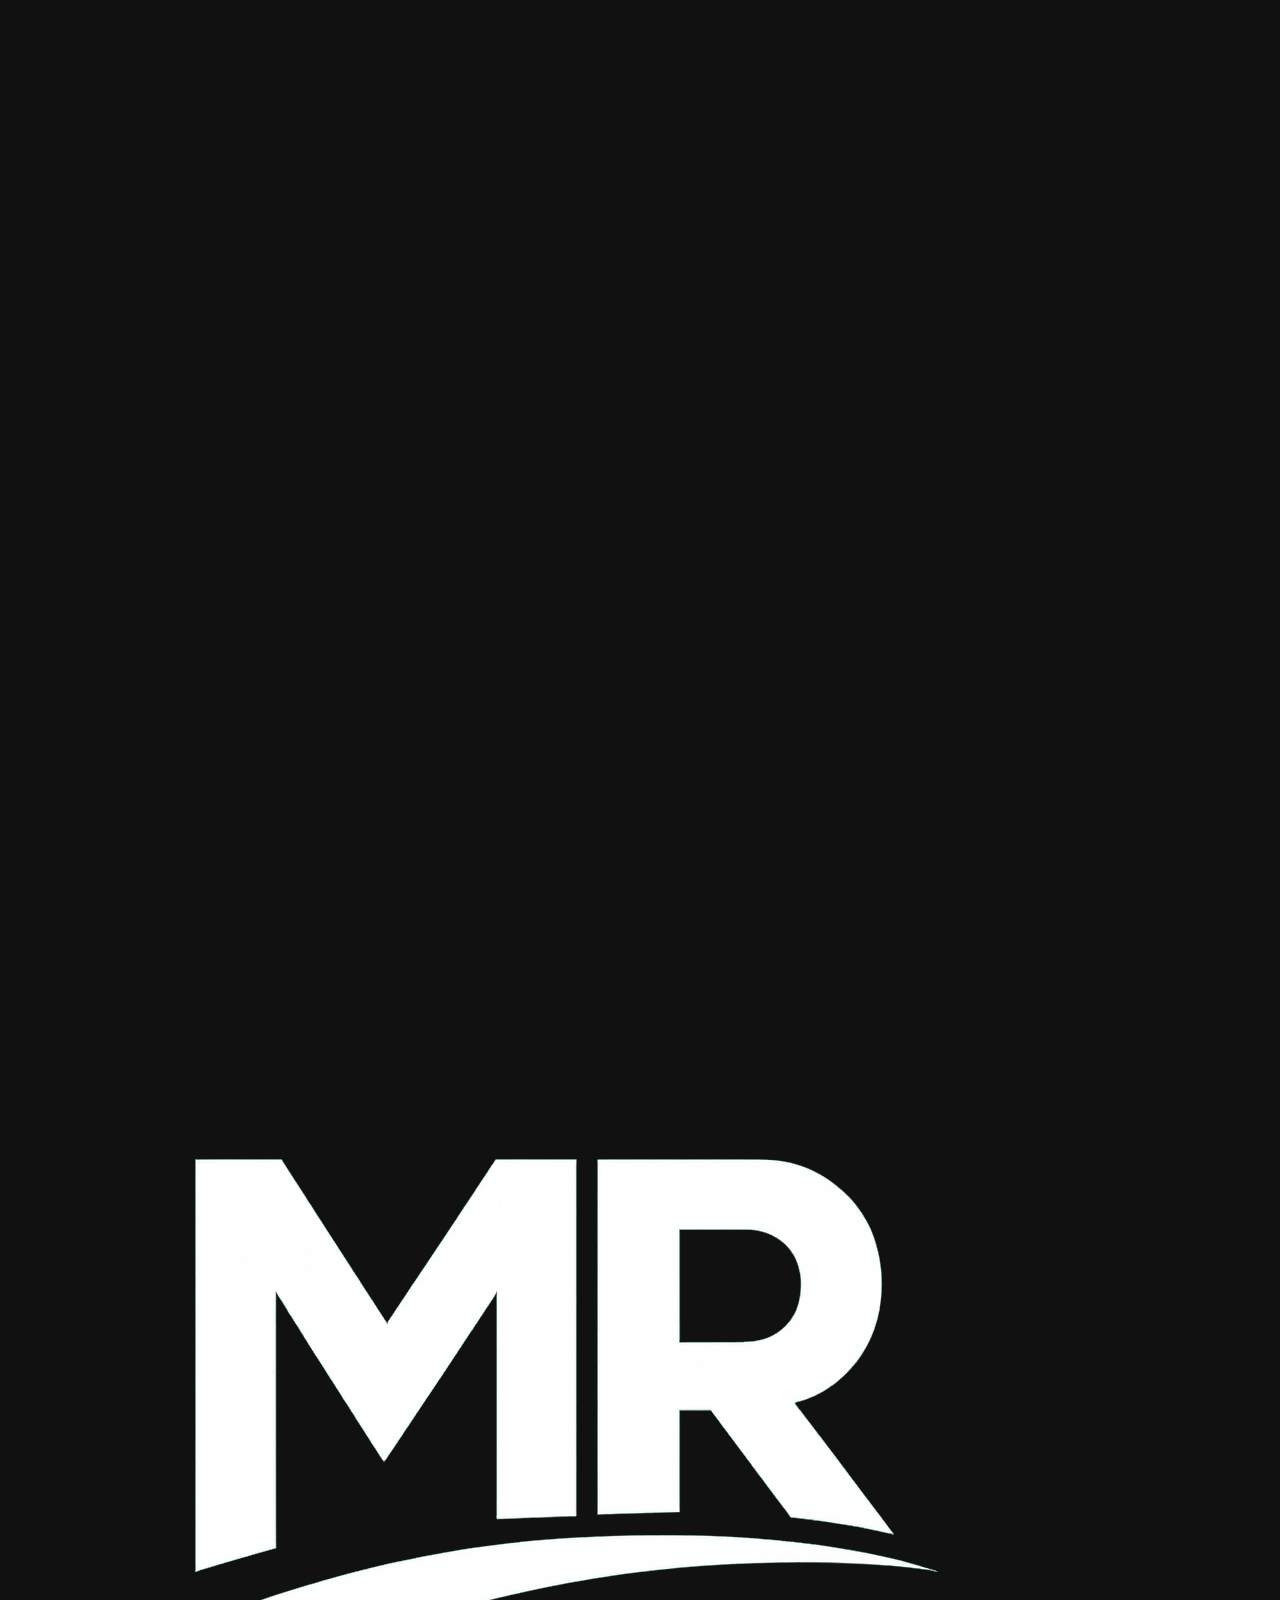
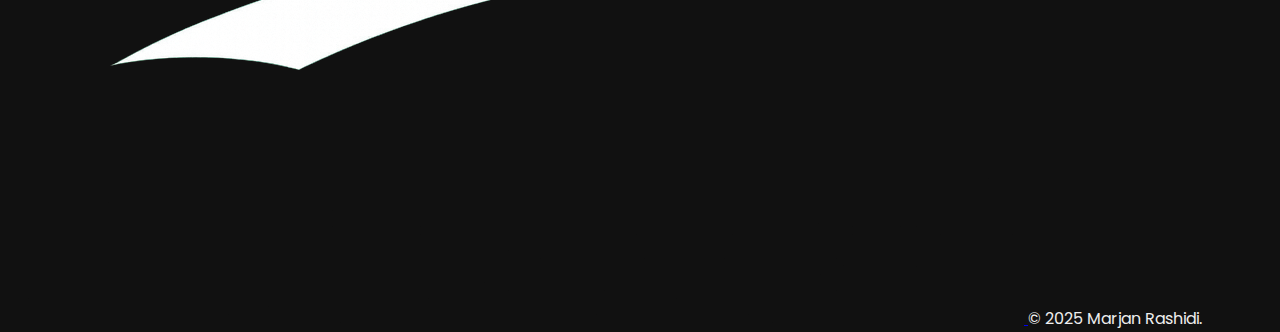
<file: index.html>
<!DOCTYPE html>
<html lang="en">

<head>
  <meta charset="UTF-8" />
  <meta name="viewport" content="width=device-width, initial-scale=1.0" />
  <title>Marjan Rashidi - Portfolio</title>
  <link href="https://fonts.googleapis.com/css2?family=Poppins:wght@400;600;700&display=swap" rel="stylesheet" />
  <link href="https://unpkg.com/boxicons@2.1.4/css/boxicons.min.css" rel="stylesheet" />
  <link rel="stylesheet" href="css/style.css" />
</head>

<body>
  <!-- Animated Bars Background -->
  <div class="bars-animation">
    <div class="bar" style="--i: 6"></div>
    <div class="bar" style="--i: 5"></div>
    <div class="bar" style="--i: 4"></div>
    <div class="bar" style="--i: 3"></div>
    <div class="bar" style="--i: 2"></div>
    <div class="bar" style="--i: 1"></div>
  </div>

  <!-- Navbar -->
  <header class="navbar" id="top">
    <div class="logo">
      <a href="index.html">
        <img src="images/logo.png" alt="Marjan Rashidi" class="mr-logo" />
      </a>
    </div>

    <!-- Hamburger menu -->
    <input type="checkbox" id="menu-toggle" class="menu-toggle" />
    <label for="menu-toggle" class="menu-icon">
      <span></span>
      <span></span>
      <span></span>
    </label>

    <nav>
      <ul>
        <li><a href="index.html" class="active">Home</a></li>
        <li><a href="portfolio.html">Portfolio</a></li>
        <li><a href="journal.html">Journal</a></li>
        <li><a href="about.html">About Me</a></li>
        <li><a href="contact.html">Contact</a></li>
      </ul>
    </nav>
  </header>

  <!-- Home Section -->
  <section id="home" class="home">
    <div class="home-info">
      <h1>Marjan Rashidi</h1>
      <h2>
        I'm a
        <span style="--i: 4" data-text="Student at Code to Inspire">Student at Code to Inspire</span>
        <span style="--i: 3" data-text="Frontend Developer">Frontend Developer</span>
        <span style="--i: 2" data-text="Designer">Designer</span>
        <span style="--i: 1" data-text="Web Developer">Web Developer</span>
      </h2>
      <p>
        Passionate about crafting beautiful web experiences that blend
        creativity and functionality.
      </p>
      <div class="btn-sci">
        <a href="docs/C.V - Marjan Rashidi.pdf" class="btn" target="_blank">Download CV</a>
        <div class="sci">
          <a href="https://github.com/Marrashidi?tab=repositories" target="_blank"><i class="bx bxl-github"></i></a>
          <a href="http://linkedin.com/in/marjan-rashidi-aba565324" target="_blank"><i class="bx bxl-linkedin"></i></a>
          <a href="https://www.instagram.com" target="_blank"><i class="bx bxl-instagram"></i></a>
          <a href="https://www.youtube.com" target="_blank"><i class="bx bxl-youtube"></i></a>
        </div>
      </div>
    </div>
    <div class="home-img">
      <div class="img-box">
        <div class="img-item">
          <img src="images/homepage_image.jpg" alt="Marjan Rashidi" />
        </div>
      </div>
    </div>
  </section>
</body>

<footer class="site-footer">
  <div class="footer-center">
    <a href="index.html" class="footer-logo">
      <img src="images/logo.png" alt="Marjan Rashidi" />
    </a>
    <span>© 2025 Marjan Rashidi.</span>
  </div>
</footer>

</html>
</file>
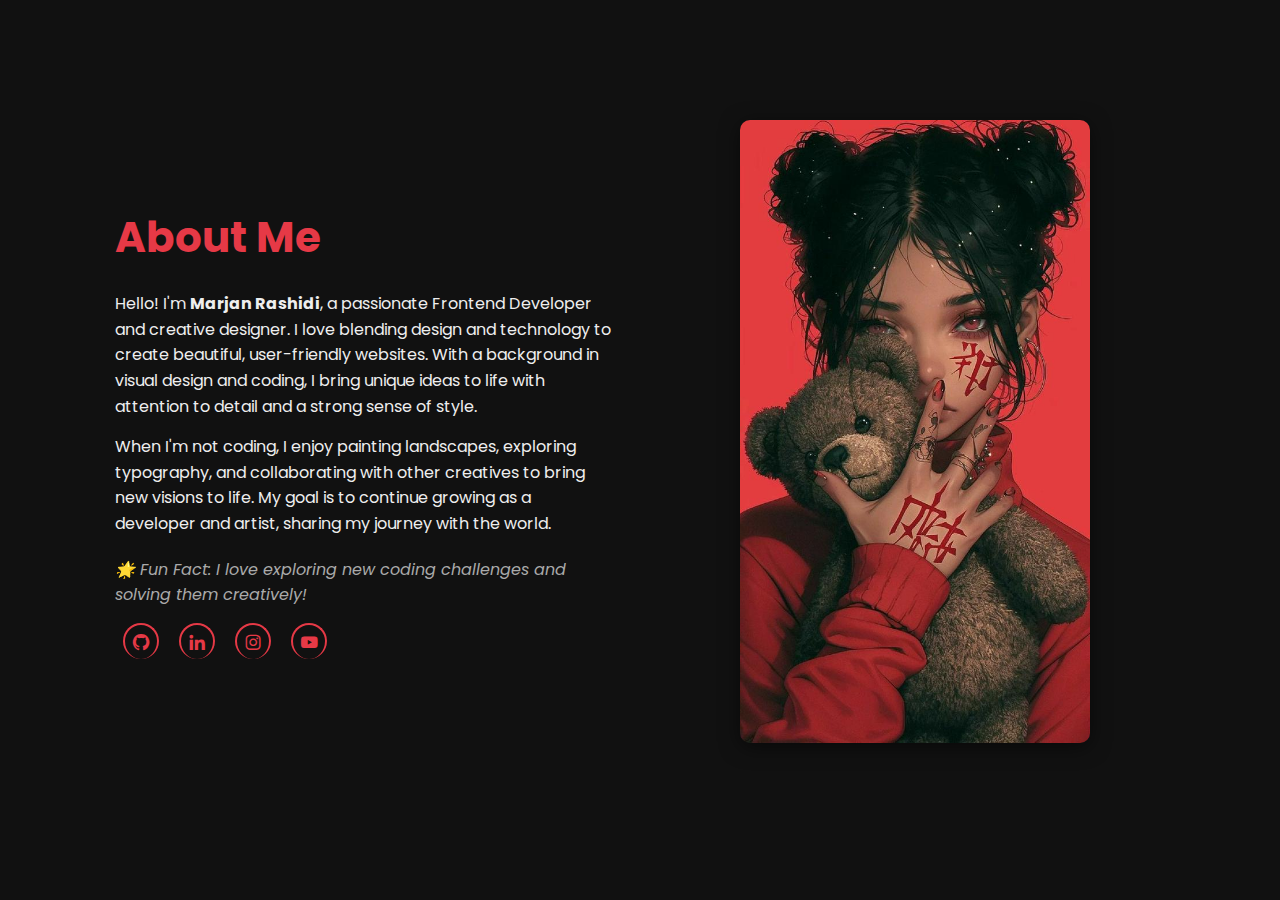
<file: about.html>
<!DOCTYPE html>
<html lang="en">

<head>
  <meta charset="UTF-8" />
  <meta name="viewport" content="width=device-width, initial-scale=1.0" />
  <title>About Me - Marjan Rashidi</title>

  <!-- Google Fonts -->
  <link href="https://fonts.googleapis.com/css2?family=Poppins:wght@400;600;700&display=swap" rel="stylesheet" />
  <!-- Boxicons for social icons -->
  <link href="https://unpkg.com/boxicons@2.1.4/css/boxicons.min.css" rel="stylesheet" />
  <!-- Link to the CSS file -->
  <link rel="stylesheet" href="css/style.css" />
</head>

<body>

  <!-- Navbar -->
  <header class="navbar">
    <div class="logo"><a href="index.html">Portfolio.</a></div>

    <!-- Hamburger menu -->
    <input type="checkbox" id="menu-toggle" class="menu-toggle" />
    <label for="menu-toggle" class="menu-icon">
      <span></span>
      <span></span>
      <span></span>
    </label>

    <nav>
      <ul>
        <li><a href="index.html">Home</a></li>
        <li><a href="portfolio.html">Portfolio</a></li>
        <li><a href="journal.html">Journal</a></li>
        <li><a href="about.html" class="active">About Me</a></li>
        <li><a href="contact.html">Contact</a></li>
      </ul>
    </nav>
  </header>

  <!-- About Section -->
  <section class="about">
    <div class="about-content">
      <h1>About Me</h1>
      <p>
        Hello! I'm <strong>Marjan Rashidi</strong>, a passionate Frontend Developer and creative designer. I love
        blending design and technology to create beautiful, user-friendly websites. With a background in visual design
        and coding, I bring unique ideas to life with attention to detail and a strong sense of style.
      </p>
      <p>
        When I'm not coding, I enjoy painting landscapes, exploring typography, and collaborating with other creatives
        to bring new visions to life. My goal is to continue growing as a developer and artist, sharing my journey with
        the world.
      </p>
      <p class="fun-fact">🌟 Fun Fact: I love exploring new coding challenges and solving them creatively!</p>

      <div class="sci">
        <a href="https://github.com/Marrashidi?tab=repositories" target="_blank"><i class='bx bxl-github'></i></a>
        <a href="http://linkedin.com/in/marjan-rashidi-aba565324" target="_blank"><i class='bx bxl-linkedin'></i></a>
        <a href="https://www.instagram.com" target="_blank"><i class='bx bxl-instagram'></i></a>
        <a href="https://www.youtube.com/watch?v=6egO0WgqYaU" target="_blank"><i class='bx bxl-youtube'></i></a>
      </div>
    </div>

    <div class="about-image">
      <img src="images/about-me_image.jpg" alt="Marjan Rashidi" />
    </div>
  </section>

</body>

</html>
</file>
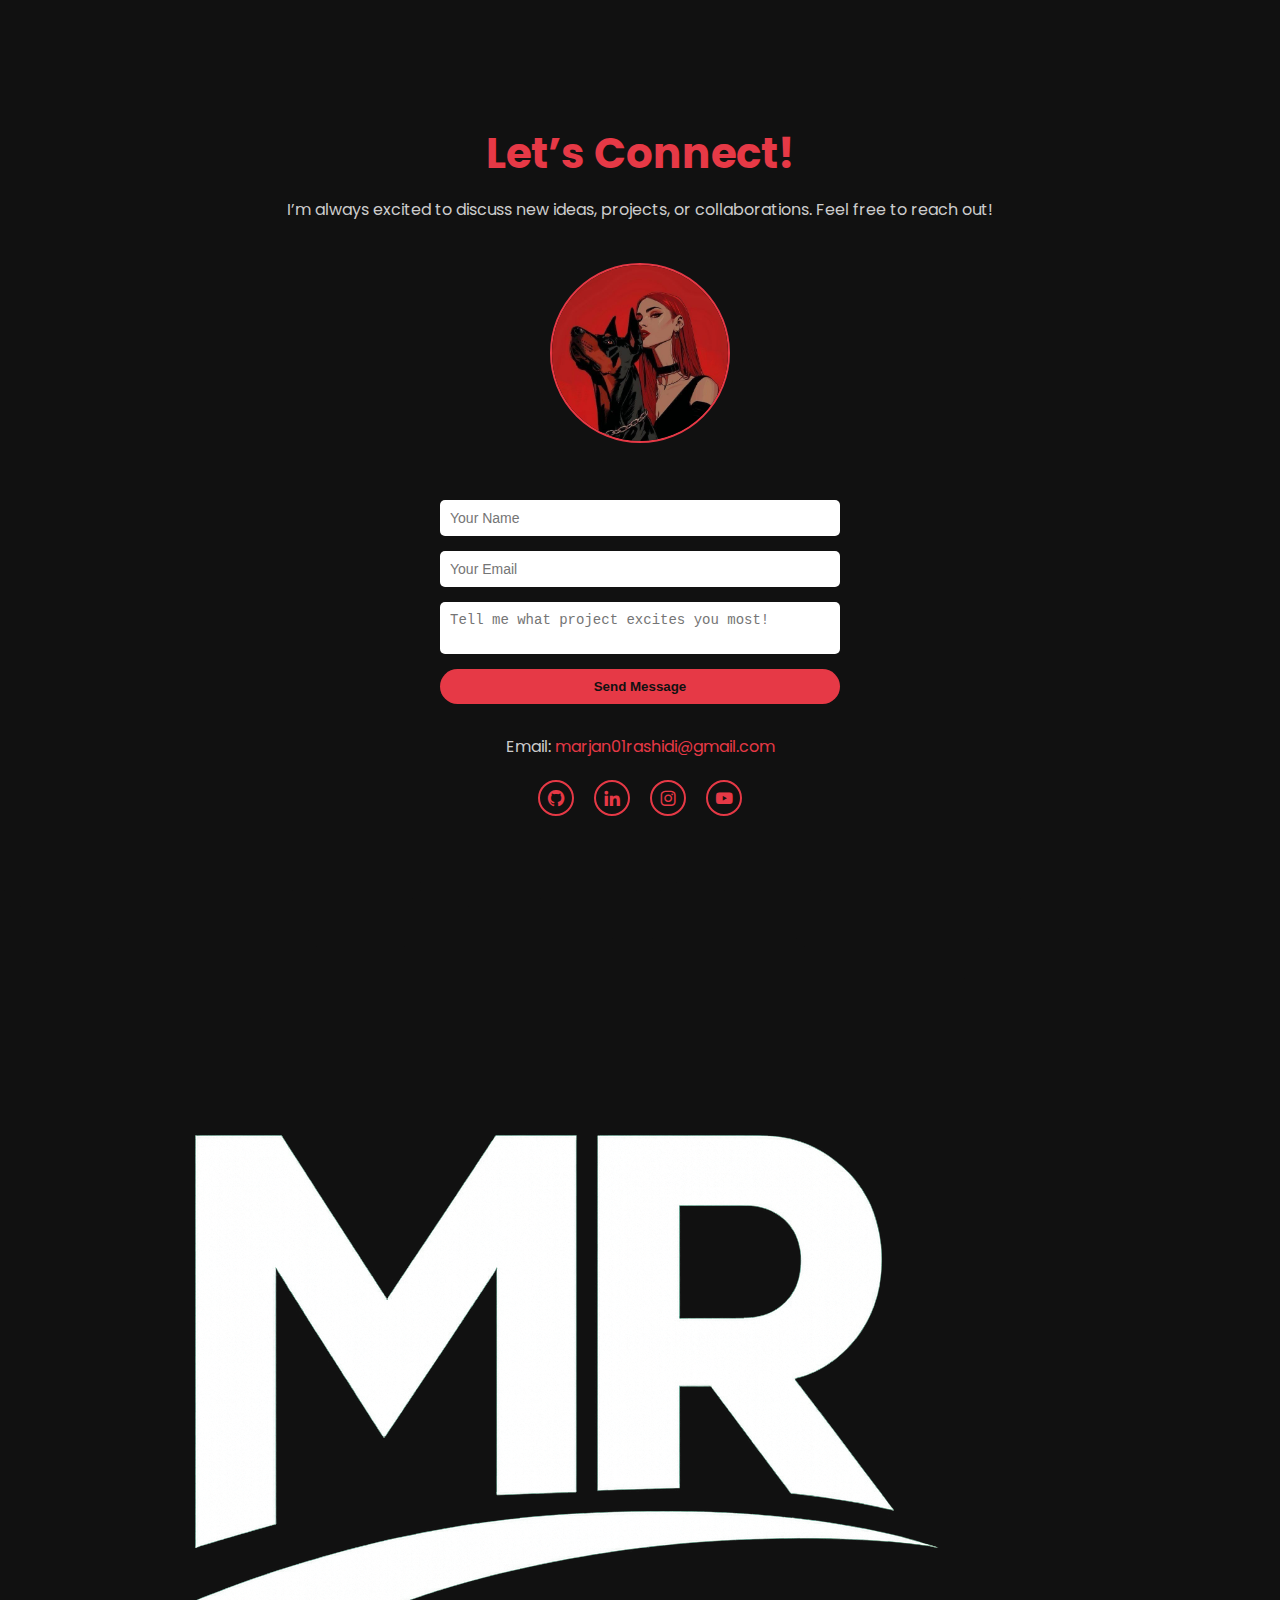
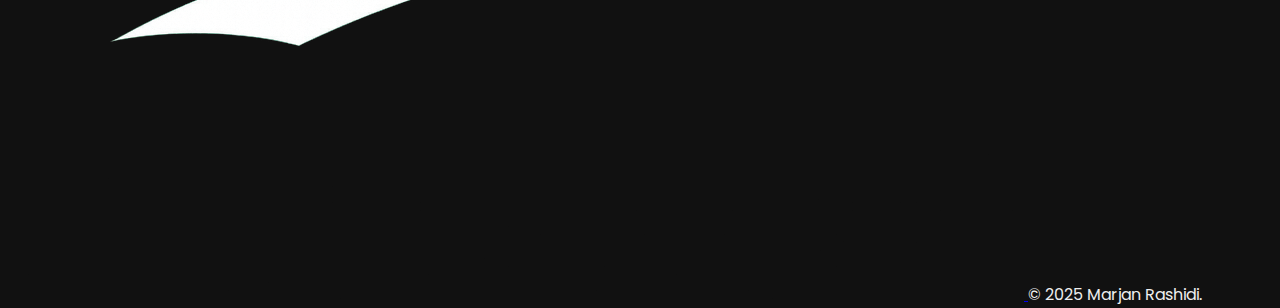
<file: contact.html>
<!DOCTYPE html>
<html lang="en">

<head>
  <meta charset="UTF-8" />
  <meta name="viewport" content="width=device-width, initial-scale=1.0" />
  <title>Contact - Marjan Rashidi</title>

  <!-- Google Fonts -->
  <link href="https://fonts.googleapis.com/css2?family=Poppins:wght@400;600;700&display=swap" rel="stylesheet" />

  <!-- Boxicons for icons -->
  <link href="https://unpkg.com/boxicons@2.1.4/css/boxicons.min.css" rel="stylesheet" />

  <!-- Link to CSS -->
  <link rel="stylesheet" href="css/style.css" />
</head>

<body>

  <!-- Navbar -->
  <header class="navbar">
    <div class="logo">
      <a href="index.html">
        <img src="images/logo.png" alt="Marjan Rashidi" class="mr-logo" />
      </a>
    </div>

    <!-- Hamburger menu -->
    <input type="checkbox" id="menu-toggle" class="menu-toggle" />
    <label for="menu-toggle" class="menu-icon">
      <span></span>
      <span></span>
      <span></span>
    </label>

    <nav>
      <ul>
        <li><a href="index.html">Home</a></li>
        <li><a href="portfolio.html">Portfolio</a></li>
        <li><a href="journal.html">Journal</a></li>
        <li><a href="about.html">About Me</a></li>
        <li><a href="contact.html" class="active">Contact</a></li>
      </ul>
    </nav>
  </header>

  <!-- Contact Section -->
  <section class="contact">
    <div class="contact-content">
      <h1>Let’s Connect!</h1>
      <p>I’m always excited to discuss new ideas, projects, or collaborations. Feel free to reach out!</p>

      <!-- Photo -->
      <div class="contact-photo">
        <img src="images/contact_image.jpg" alt="Marjan Rashidi">
      </div>

      <!-- Contact Form -->
      <form class="contact-form">
        <input type="text" placeholder="Your Name" required />
        <input type="email" placeholder="Your Email" required />
        <textarea placeholder="Tell me what project excites you most!" required></textarea>
        <button type="submit">Send Message</button>
      </form>

      <!-- Additional Contact Info -->
      <div class="contact-info">
        <p>Email: <a href="mailto:marjan01rashidi@gmail.com">marjan01rashidi@gmail.com</a></p>
        <div class="contact-social">
          <a href="https://github.com/Marrashidi?tab=repositories" target="_blank"><i class='bx bxl-github'></i></a>
          <a href="http://linkedin.com/in/marjan-rashidi-aba565324" target="_blank"><i class='bx bxl-linkedin'></i></a>
          <a href="https://www.instagram.com" target="_blank"><i class='bx bxl-instagram'></i></a>
          <a href="https://www.youtube.com" target="_blank"><i class='bx bxl-youtube'></i></a>
        </div>
      </div>
    </div>
  </section>

</body>

<footer class="site-footer">
  <div class="footer-center">
    <a href="index.html" class="footer-logo">
      <img src="images/logo.png" alt="Marjan Rashidi" />
    </a>
    <span>© 2025 Marjan Rashidi.</span>
  </div>
</footer>

</html>
</file>
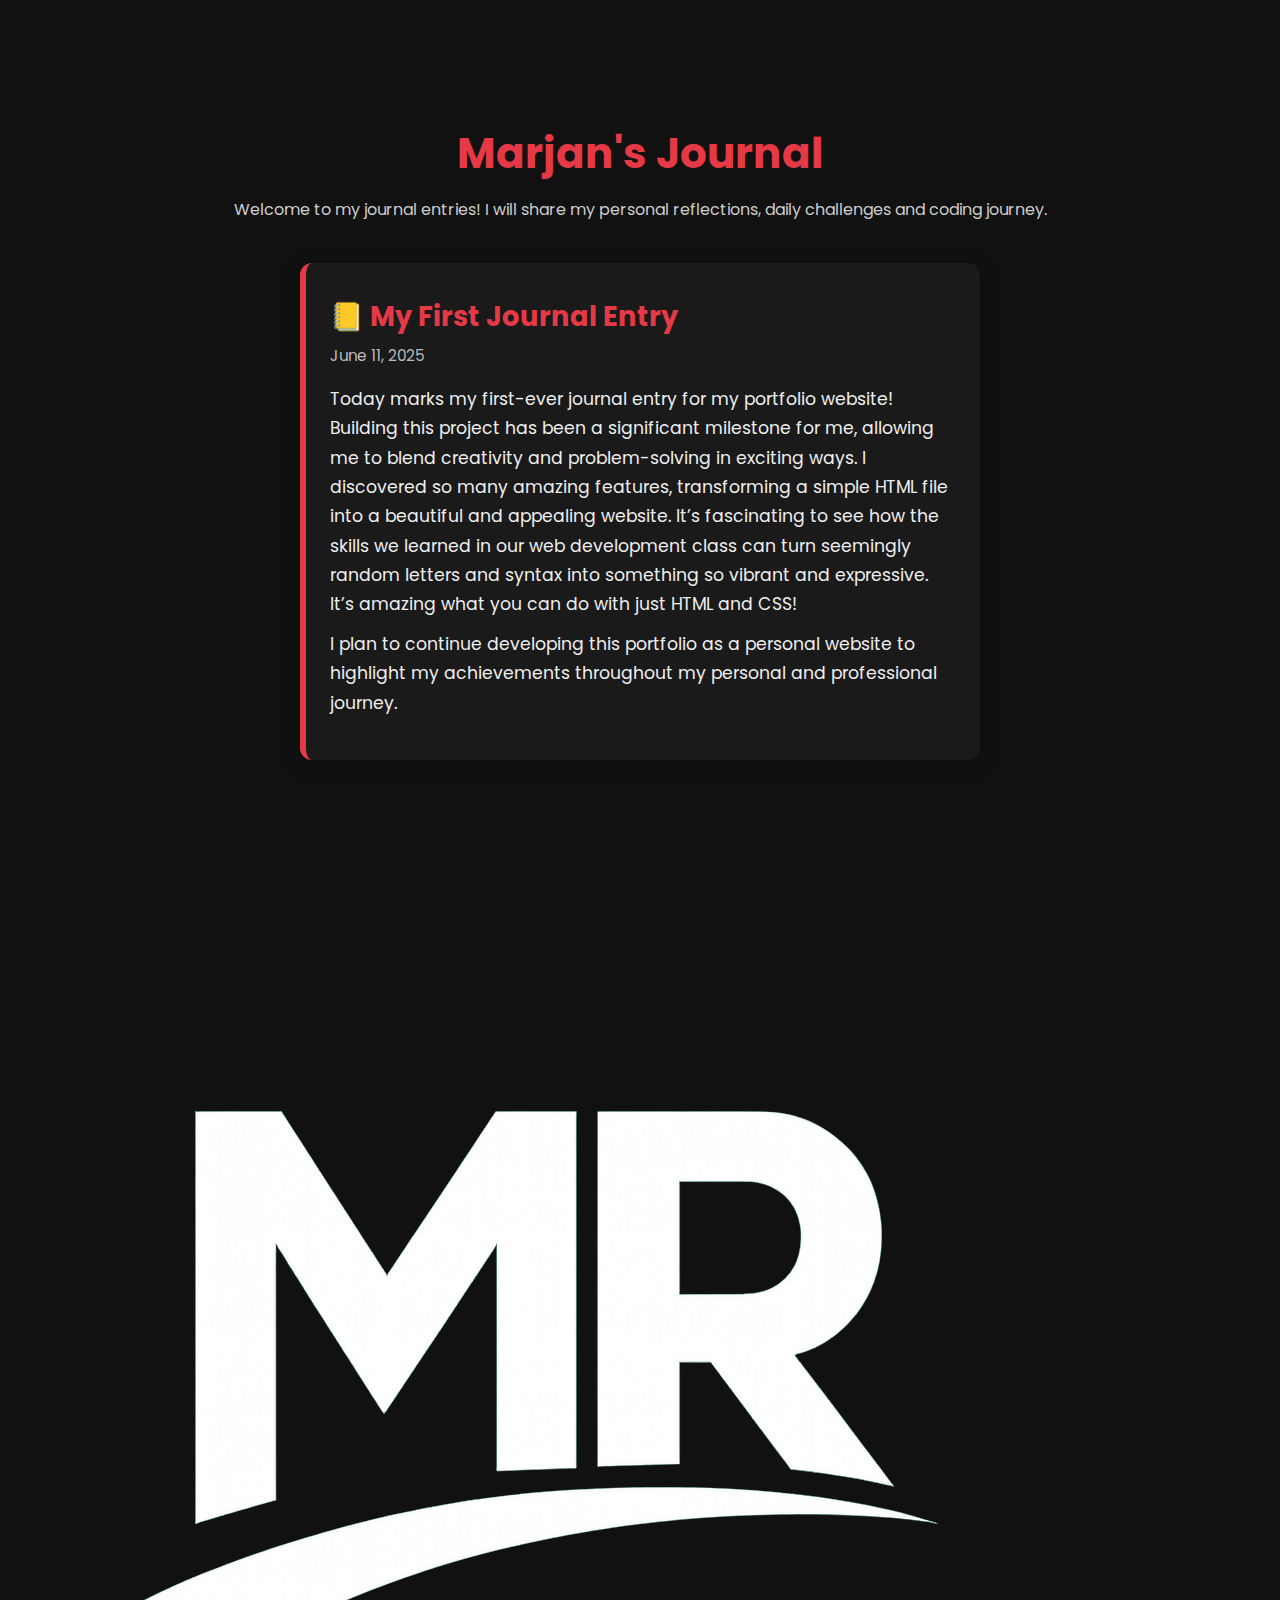
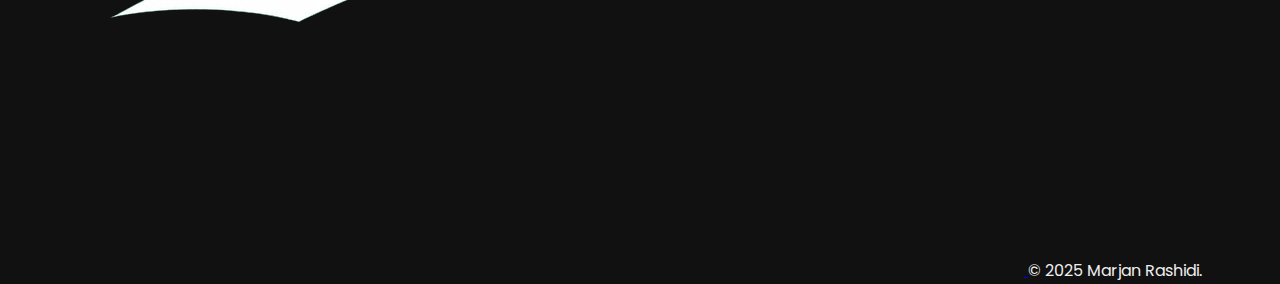
<file: journal.html>
<!DOCTYPE html>
<html lang="en">

<head>
  <meta charset="UTF-8" />
  <meta name="viewport" content="width=device-width, initial-scale=1.0" />
  <title>Journal – Marjan Rashidi</title>
  <!-- Google Fonts -->
  <link href="https://fonts.googleapis.com/css2?family=Poppins:wght@400;600;700&display=swap" rel="stylesheet" />
  <!-- Boxicons for icons -->
  <link href="https://unpkg.com/boxicons@2.1.4/css/boxicons.min.css" rel="stylesheet" />
  <!-- CSS -->
  <link rel="stylesheet" href="css/style.css" />
</head>

<body>

    <!-- Navbar -->
  <header class="navbar">
    <div class="logo">
      <a href="index.html">
        <img src="images/logo.png" alt="Marjan Rashidi" class="mr-logo" />
      </a>
    </div>
    <!-- Hamburger menu -->
    <input type="checkbox" id="menu-toggle" class="menu-toggle" />
    <label for="menu-toggle" class="menu-icon">
      <span></span>
      <span></span>
      <span></span>
    </label>

    <nav>
      <ul>
        <li><a href="index.html">Home</a></li>
        <li><a href="portfolio.html">Portfolio</a></li>
        <li><a href="journal.html" class="active">Journal</a></li>
        <li><a href="about.html">About Me</a></li>
        <li><a href="contact.html">Contact</a></li>
      </ul>
    </nav>
  </header>

  <!-- Journal Section -->
  <section class="journal">
    <h1>Marjan's Journal</h1>
    <p class="journal-intro">Welcome to my journal entries! I will share my personal reflections, daily challenges and
      coding journey.</p>

    <!-- Journal Entry -->
    <article class="journal-entry">
      <h2 class="entry-title">📒 My First Journal Entry</h2>
      <p class="entry-date">June 11, 2025</p>
      <div class="entry-content">
        <p>
          Today marks my first-ever journal entry for my portfolio website! Building this project has been a significant
          milestone for me, allowing me to blend creativity and problem-solving in exciting ways. I discovered so many
          amazing features, transforming a simple HTML file into a beautiful and appealing website. It’s fascinating to
          see how the skills we learned in our web development class can turn seemingly random letters and syntax into
          something so vibrant and expressive. It’s amazing what you can do with just HTML and CSS!
        </p>
        <p>
          I plan to continue developing this portfolio as a personal website to highlight my achievements throughout my
          personal and professional journey.
        </p>
      </div>
    </article>
  </section>
</body>

<footer class="site-footer">
  <div class="footer-center">
    <a href="index.html" class="footer-logo">
      <img src="images/logo.png" alt="Marjan Rashidi" />
    </a>
    <span>© 2025 Marjan Rashidi.</span>
  </div>
</footer>

</html>
</file>
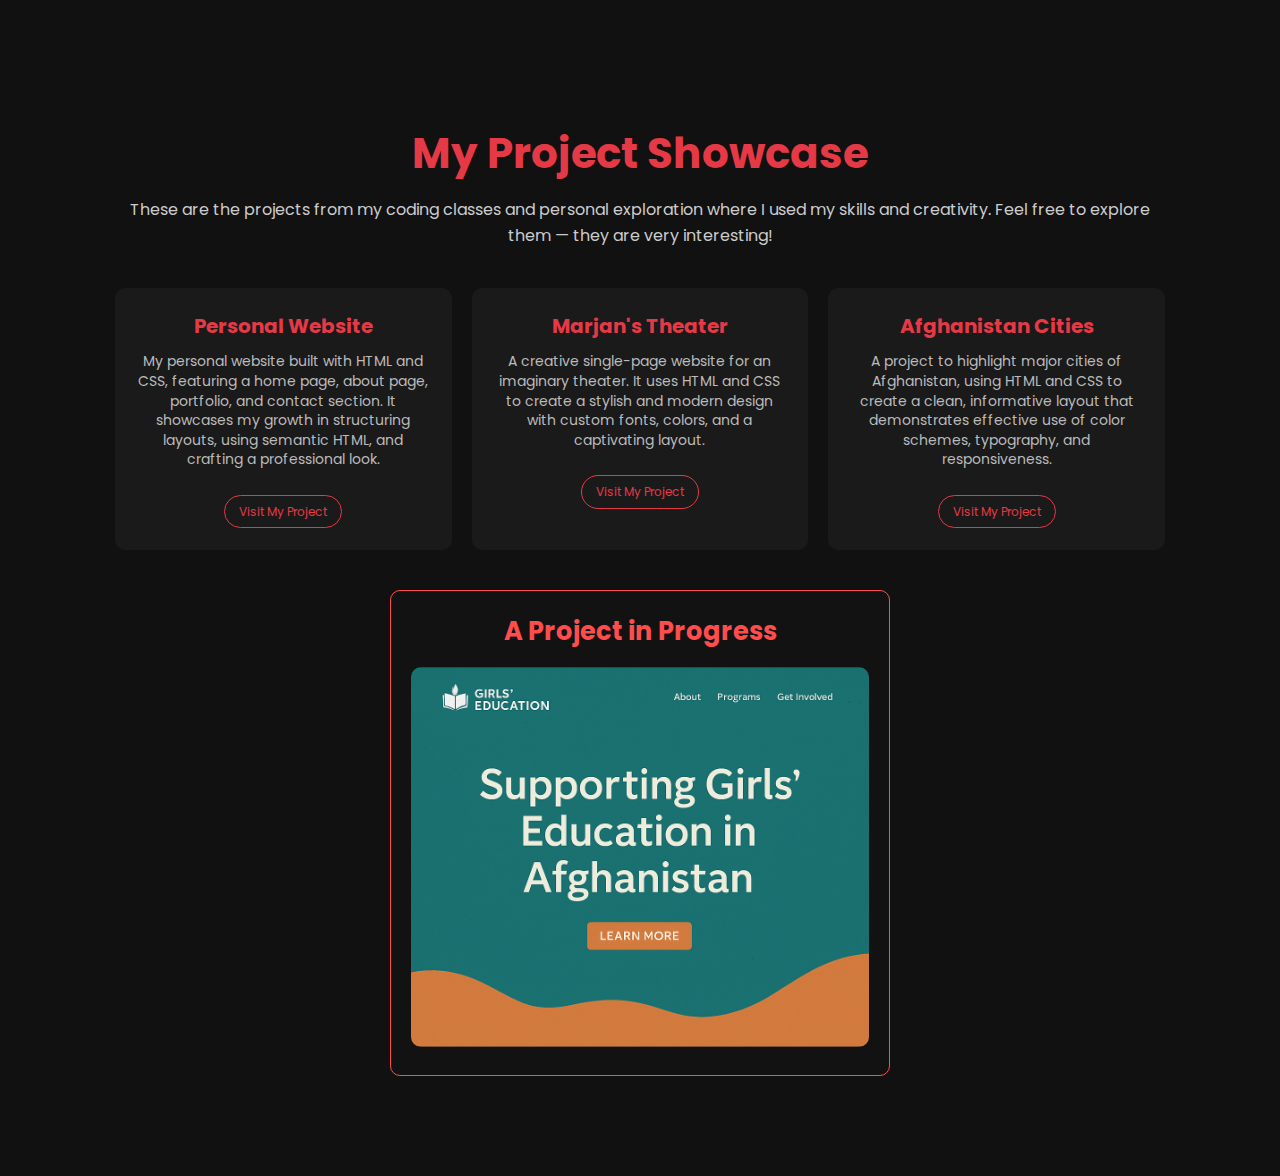
<file: portfolio.html>
<!DOCTYPE html>
<html lang="en">

<head>
  <meta charset="UTF-8" />
  <meta name="viewport" content="width=device-width, initial-scale=1.0" />
  <title>Portfolio - Marjan Rashidi</title>

  <!-- Google Fonts -->
  <link href="https://fonts.googleapis.com/css2?family=Poppins:wght@400;600;700&display=swap" rel="stylesheet" />
  <!-- Boxicons for social icons -->
  <link href="https://unpkg.com/boxicons@2.1.4/css/boxicons.min.css" rel="stylesheet" />
  <!-- Link to the CSS file -->
  <link rel="stylesheet" href="css/style.css" />
</head>

<body>

  <!-- Navbar -->
  <header class="navbar">
    <div class="logo">
      <a href="index.html">
        <img src="images/logo.png" alt="Marjan Rashidi" class="mr-logo" />
      </a>
    </div>
    
    <!-- Hamburger menu -->
    <input type="checkbox" id="menu-toggle" class="menu-toggle" />
    <label for="menu-toggle" class="menu-icon">
      <span></span>
      <span></span>
      <span></span>
    </label>

    <nav>
      <ul>
        <li><a href="index.html">Home</a></li>
        <li><a href="portfolio.html" class="active">Portfolio</a></li>
        <li><a href="journal.html">Journal</a></li>
        <li><a href="about.html">About Me</a></li>
        <li><a href="contact.html">Contact</a></li>
      </ul>
    </nav>
  </header>

  <!-- Portfolio Section -->
  <section class="portfolio">
    <h1>My Project Showcase</h1>
    <p class="portfolio-intro">
      These are the projects from my coding classes and personal exploration where I used my skills and creativity. Feel
      free to explore them — they are very interesting!
    </p>

    <div class="portfolio-grid">
      <!-- Project 1 -->
      <a href="https://marrashidi.github.io/my-website/" target="_blank" class="portfolio-item">
        <h3>Personal Website</h3>
        <p>
          My personal website built with HTML and CSS, featuring a home page, about page, portfolio, and contact
          section.
          It showcases my growth in structuring layouts, using semantic HTML, and crafting a professional look.
        </p>
        <span class="project-link">Visit My Project</span>
      </a>

      <!-- Project 2 -->
      <a href="https://marrashidi.github.io/Marjan-s-Theater/" target="_blank" class="portfolio-item">
        <h3>Marjan's Theater</h3>
        <p>
          A creative single-page website for an imaginary theater. It uses HTML and CSS to create a stylish and modern
          design with custom fonts, colors, and a captivating layout.
        </p>
        <span class="project-link">Visit My Project</span>
      </a>

      <!-- Project 3 -->
      <a href="https://marrashidi.github.io/AfghanistanCities/index.html" target="_blank" class="portfolio-item">
        <h3>Afghanistan Cities</h3>
        <p>
          A project to highlight major cities of Afghanistan, using HTML and CSS to create a clean, informative layout
          that demonstrates effective use of color schemes, typography, and responsiveness.
        </p>
        <span class="project-link">Visit My Project</span>
      </a>
    </div>

    <div class="portfolio-single">
      <h3>A Project in Progress</h3>
      <img src="images/dummy project 1.png" alt="A Project in Progress" class="dummy-project-image">

    </div>
  </section>
</body>

</html>
</file>
<file: css/style.css>
:root {
  --primary-color: #e63946;
}

* {
  margin: 0;
  padding: 0;
  box-sizing: border-box;
}

body {
  font-family: "Poppins", sans-serif;
  background: #111;
  color: #eee;
  overflow-x: hidden;
}

.portfolio-grid {
  display: grid;
  grid-template-columns: repeat(auto-fit, minmax(280px, 1fr));
  gap: 20px;
}

@media (max-width: 768px) {
  .portfolio {
    padding: 100px 5% 40px;
  }

  .portfolio h1 {
    font-size: 36px;
  }
}

/* ==== Bars Animation Background ==== */
.bars-animation {
  position: absolute;
  width: 100%;
  height: 100%;
  display: flex;
  z-index: -1;
}

.bar {
  flex: 1;
  height: 100%;
  background: #111;
  transform: translateY(-100%);
  animation: showBars 0.3s ease-out forwards;
  animation-delay: calc(0.1s * var(--i));
}

@keyframes showBars {
  100% {
    transform: translateY(0);
  }
}

.home-info h2 span {
  position: relative;
  display: inline-block;
  color: transparent;
  -webkit-text-stroke: 0.7px red;
  animation: display-text 16s linear infinite;
  animation-delay: calc(-4s * var(--i));
}
@keyframes display-text {
  25%,
  100% {
    display: none;
  }
}

.home-info h2 span::before {
  content: attr(data-text);
  position: absolute;
  width: 0;
  border-right: 2px solid #e63946;
  color: #e63946;
  white-space: nowrap;
  overflow: hidden;
  animation: fill-text 4s linear infinite;
}

@keyframes fill-text {
  10%,
  100% {
    width: 0;
  }

  70%,
  90% {
    width: 100%;
  }
}

/* ==== Responsive Hamburger Navbar ==== */
.menu-toggle {
  display: none;
}

.menu-icon {
  display: none;
  flex-direction: column;
  cursor: pointer;
  width: 35px;
  height: 35px;
  justify-content: center;
  align-items: center;
  margin-left: 16px;
  z-index: 102;
}

.menu-icon span {
  height: 4px;
  width: 100%;
  background: var(--primary-color);
  margin: 4px 0;
  border-radius: 2px;
  display: block;
}

.navbar {
  position: fixed;
  top: 0;
  width: 100%;
  padding: 25px 9%;
  display: flex;
  justify-content: space-between;
  align-items: center;
  z-index: 100;
  visibility: hidden;
  opacity: 0;
  animation: showContent 1s linear forwards;
  animation-delay: 0.8s;
  background: rgba(0, 0, 0, 0.85);
}

.navbar .logo {
  font-size: 30px;
  font-weight: 700;
  color: var(--primary-color);
}

.navbar ul {
  display: flex;
  list-style: none;
}

.navbar ul li {
  margin-left: 35px;
}

.navbar ul li a {
  color: #eee;
  text-decoration: none;
  font-size: 20px;
  font-weight: 500;
  transition: color 0.5s;
}

.navbar ul li a.active,
.navbar ul li a:hover {
  color: var(--primary-color);
}

@media (max-width: 768px) {
  .menu-icon {
    display: flex;
  }

  .navbar nav ul {
    position: fixed;
    top: 65px;
    /* adjust navbar height */
    left: 0;
    width: 100vw;
    background: #111;
    flex-direction: column;
    align-items: center;
    gap: 0;
    display: none;
    z-index: 101;
    box-shadow: 0 4px 20px rgba(0, 0, 0, 0.5);
  }

  .navbar nav ul li {
    margin: 16px 0;
  }

  .menu-toggle:checked + .menu-icon + nav ul {
    display: flex;
  }

  /* Hide scroll when menu open */
  .menu-toggle:checked ~ *:not(nav):not(.menu-icon) {
    pointer-events: none;
    user-select: none;
  }
}

@keyframes showContent {
  100% {
    visibility: visible;
    opacity: 1;
  }
}

/* ==== Home Section ==== */
.home {
  display: flex;
  justify-content: space-around;
  align-items: center;
  padding: 60px 9% 0;
  height: 100vh;
  gap: 50px;
  visibility: hidden;
  opacity: 0;
  animation: showContent 1s linear forwards;
  animation-delay: 1s;
}

.home-info h1 {
  font-size: 55px;
}

.home-info h2 {
  font-size: 32px;
  margin-top: -10px;
}

.static-text {
  color: #fff;
}

.red-text {
  color: var(--primary-color);
}

.home-info p {
  margin: 10px 0 25px;
  font-size: 16px;
}

.btn-sci {
  display: flex;
  align-items: center;
}

.btn {
  display: inline-block;
  padding: 10px 30px;
  border: 2px solid var(--primary-color);
  border-radius: 40px;
  background: var(--primary-color);
  color: #111;
  font-weight: 600;
  text-decoration: none;
  margin-right: 20px;
  transition: 0.3s;
}

.btn:hover {
  background: transparent;
  color: var(--primary-color);
  box-shadow: none;
}

.sci a {
  display: inline-flex;
  justify-content: center;
  align-items: center;
  width: 36px;
  height: 36px;
  border: 2px solid var(--primary-color);
  border-radius: 50%;
  color: var(--primary-color);
  font-size: 20px;
  margin: 0 8px;
  transition: 0.3s;

  text-decoration: none;
  outline: none;
  border-bottom: none;
}

.sci a:hover {
  background: var(--primary-color);
  color: #111;
  box-shadow: 0 0 5px var(--primary-color);
}

/* Home Image */
.home-img .img-box {
  position: relative;
  width: 300px;
  height: 300px;
  border-radius: 50%;
  overflow: hidden;
  display: flex;
  justify-content: center;
  align-items: center;
}

.home-img .img-item img {
  width: 100%;
  border-radius: 50%;
  display: block;
  object-fit: cover;
}

.home-img .img-box {
  position: relative;
  width: 32vw;
  height: 32vw;
  border-radius: 50%;
  padding: 5px;
  display: flex;
  justify-content: center;
  align-items: center;
  overflow: hidden;
}

.home-img .img-box::before,
.home-img .img-box::after {
  content: "";
  position: absolute;
  width: 500px;
  height: 500px;
  background: conic-gradient(transparent, transparent, transparent, red);
  transform: rotate(0deg);
  animation: rotate-border 10s linear infinite;
}

@keyframes rotate-border {
  100% {
    transform: rotate(360deg);
  }
}

.home-img .img-box .img-item {
  position: relative;
  width: 100%;
  height: 100%;
  background: #111;
  border-radius: 50%;
  border: 0.1px solid #111;
  display: flex;
  justify-content: center;
  z-index: 1;
  overflow: hidden;
}

.home-img .img-box .img-item img {
  position: absolute;
  top: 30px;
  display: block;
  width: 85%;
  object-fit: cover;
  mix-blend-mode: lighten;
}

@media (max-width: 768px) {
  .home {
    flex-direction: column;
    justify-content: center;
    align-items: center;
    padding: 120px 5% 40px;
    height: auto;
    gap: 0;
    text-align: center;
    animation: showContent 1s linear forwards;
    animation-delay: 1s;
  }

  .home-info {
    width: 100%;
    align-items: center;
    text-align: center;
  }

  .home-info h1 {
    font-size: 34px;
  }

  .home-info h2 {
    font-size: 22px;
  }

  .home-info p {
    font-size: 15px;
  }

  .btn-sci {
    flex-direction: column;
    gap: 18px;
    align-items: center;
    margin: 15px 0 0 0;
  }

  .btn {
    width: 90%;
    font-size: 18px;
    margin: 0 0 15px 0;
  }

  .home-img {
    width: 100%;
    margin-top: 30px;
    display: flex;
    justify-content: center;
  }

  .home-img .img-box {
    width: 60vw;
    height: 60vw;
    min-width: 180px;
    max-width: 320px;
    min-height: 180px;
    max-height: 320px;
  }

  .home-img .img-item img {
    width: 100%;
    margin: 0 auto;
  }
}

/* ==== Styles of About Page ==== */
:root {
  --primary-color: #e63946;
}

* {
  margin: 0;
  padding: 0;
  box-sizing: border-box;
}

body {
  font-family: "Poppins", sans-serif;
  background: #111;
  color: #eee;
  line-height: 1.6;
  overflow-x: hidden;
}

.about {
  display: flex;
  align-items: center;
  justify-content: space-between;
  padding: 120px 9% 60px;
  gap: 50px;
  flex-wrap: wrap;
}

.about-content {
  flex: 1 1 45%;
}

.about-content h1 {
  font-size: 42px;
  margin-bottom: 20px;
  color: var(--primary-color);
}

.about-content p {
  margin-bottom: 15px;
  font-size: 16px;
}

.about-content .fun-fact {
  margin-top: 20px;
  font-style: italic;
  color: #aaa;
}

.about-social {
  margin-top: 20px;
}

.about-social a {
  display: inline-flex;
  justify-content: center;
  align-items: center;
  width: 36px;
  height: 36px;
  border: 2px solid var(--primary-color);
  border-radius: 50%;
  color: var(--primary-color);
  font-size: 20px;
  margin: 0 8px;
  transition: 0.3s;
}

.about-social a:hover {
  background: var(--primary-color);
  color: #111;
  box-shadow: 0 0 5px var(--primary-color);
}

.about-image {
  flex: 1 1 45%;
  display: flex;
  justify-content: center;
  align-items: center;
}

.about-image img {
  width: 100%;
  max-width: 350px;
  border-radius: 10px;
  box-shadow: 0 4px 20px rgba(0, 0, 0, 0.5);
  transition: transform 0.3s;
}

.about-image img:hover {
  transform: scale(1.05);
}

@media (max-width: 768px) {
  .about {
    flex-direction: column;
    text-align: center;
  }

  .about-content,
  .about-image {
    flex: 1 1 100%;
  }

  .about-image img {
    max-width: 250px;
    margin-top: 20px;
  }
}

/* ==== Portfolio Page ==== */
.portfolio {
  padding: 120px 9% 60px;
  background: #111;
  color: #eee;
  text-align: center;
}

.portfolio h1 {
  font-size: 42px;
  margin-bottom: 10px;
  color: var(--primary-color);
}

.portfolio-intro {
  font-size: 16px;
  margin-bottom: 40px;
  color: #ccc;
}

/* Grid layout for portfolio items */
.portfolio-grid {
  display: grid;
  grid-template-columns: repeat(auto-fit, minmax(280px, 1fr));
  gap: 20px;
}

/* Individual portfolio box - clickable */
.portfolio-item {
  display: block;
  background: #1a1a1a;
  border-radius: 10px;
  padding: 20px;
  color: #eee;
  text-decoration: none;
  transition: transform 0.3s, box-shadow 0.3s;
  border: 2px solid transparent;
}

.portfolio-item:hover {
  transform: translateY(-5px);
  box-shadow: 0 4px 20px rgba(0, 0, 0, 0.5);
  border-color: var(--primary-color);
}

.portfolio-item h3 {
  color: var(--primary-color);
  margin-bottom: 10px;
  font-size: 20px;
}

.portfolio-item p {
  font-size: 14px;
  color: #bbb;
  margin-bottom: 15px;
  line-height: 1.4;
}

.project-link {
  display: inline-block;
  margin-top: 10px;
  padding: 6px 14px;
  border: 1px solid var(--primary-color);
  border-radius: 20px;
  font-size: 12px;
  color: var(--primary-color);
  transition: 0.3s;
}

.portfolio-item:hover .project-link {
  background: var(--primary-color);
  color: #111;
}

.portfolio-single {
  margin: 40px auto;
  max-width: 500px;
  background-color: #121212;
  padding: 20px;
  border-radius: 10px;
  text-align: center;
  border: 1px solid #ff4d4d;
}

.portfolio-single:hover {
  transform: translateY(-5px);
  box-shadow: 0 4px 20px rgba(0, 0, 0, 0.5);
  border-color: var(--primary-color);
}

.portfolio-single h3 {
  color: #ff4d4d;
  margin-bottom: 15px;
  font-size: 1.6rem;
}

.dummy-project-image {
  width: 100%;
  height: auto;
  border-radius: 10px;
  object-fit: cover;
}

/* Responsive tweaks */
@media (max-width: 768px) {
  .portfolio {
    padding: 100px 5% 40px;
  }

  .portfolio h1 {
    font-size: 36px;
  }
}

/* ==== Contact Page ==== */
.contact {
  padding: 120px 9% 60px;
  background: #111;
  color: #eee;
  text-align: center;
}

.contact-content h1 {
  font-size: 42px;
  margin-bottom: 10px;
  color: var(--primary-color);
  animation: slideIn 1s ease;
}

.contact-content p {
  margin-bottom: 20px;
  color: #ccc;
  animation: fadeIn 1.5s ease;
}

/* Contact Photo */
.contact-photo img {
  width: 180px;
  border-radius: 50%;
  margin: 20px 0;
  border: 2px solid var(--primary-color);
  animation: rotateBorder 8s linear infinite;
}

/* Contact Form */
.contact-form {
  display: flex;
  flex-direction: column;
  gap: 15px;
  margin: 30px auto;
  max-width: 400px;
}

.contact-form input,
.contact-form textarea {
  padding: 10px;
  border: none;
  border-radius: 5px;
  resize: none;
  font-size: 14px;
}

.contact-form button {
  padding: 10px;
  background: var(--primary-color);
  color: #111;
  border: none;
  border-radius: 20px;
  font-weight: 600;
  cursor: pointer;
  transition: 0.3s;
}

.contact-form button:hover {
  background: #fff;
  color: var(--primary-color);
}

/* Additional Contact Info */
.contact-info {
  margin-top: 20px;
  animation: fadeIn 2s ease;
}

.contact-info a {
  color: var(--primary-color);
  text-decoration: none;
}

.contact-social a {
  display: inline-flex;
  justify-content: center;
  align-items: center;
  width: 36px;
  height: 36px;
  border: 2px solid var(--primary-color);
  border-radius: 50%;
  color: var(--primary-color);
  font-size: 20px;
  margin: 0 8px;
  transition: 0.3s;
}

.contact-social a:hover {
  background: var(--primary-color);
  color: #111;
  box-shadow: 0 0 5px var(--primary-color);
}

/* Animations */
@keyframes fadeIn {
  0% {
    opacity: 0;
    transform: translateY(20px);
  }

  100% {
    opacity: 1;
    transform: translateY(0);
  }
}

@keyframes slideIn {
  0% {
    opacity: 0;
    transform: translateX(-100px);
  }

  100% {
    opacity: 1;
    transform: translateX(0);
  }
}

@keyframes rotateBorder {
  100% {
    transform: rotate(360deg);
  }
}

/* Responsive tweaks */
@media (max-width: 768px) {
  .contact {
    padding: 100px 5% 40px;
  }

  .contact-content h1 {
    font-size: 36px;
  }
}

.logo a {
  color: inherit;
  text-decoration: none;
  display: inline-block;
}

/* ==== Journal Page ==== */
.journal {
  padding: 120px 9% 60px;
  background: var(--bg-color, #111);
  color: var(--text-color, #eee);
  text-align: center;
}
.journal h1 {
  font-size: 42px;
  margin-bottom: 10px;
  color: var(--primary-color, #e63946);
}
.journal-intro {
  font-size: 16px;
  margin-bottom: 40px;
  color: #ccc;
}
.journal-entry {
  background: var(--box-bg, #1a1a1a);
  color: var(--text-color, #eee);
  border-radius: 12px;
  padding: 32px 24px;
  margin: 0 auto 32px;
  max-width: 680px;
  box-shadow: 0 4px 20px rgba(0,0,0,0.22);
  text-align: left;
  border-left: 6px solid var(--primary-color, #e63946);
  transition: box-shadow 0.3s, border-color 0.3s;
}
.journal-entry:hover {
  box-shadow: 0 8px 30px rgba(230,57,70,0.12);
  border-color: #fff;
}
.entry-title {
  font-size: 1.7rem;
  color: var(--primary-color, #e63946);
  margin-bottom: 6px;
}
.entry-date {
  font-size: 0.96rem;
  color: #bbb;
  margin-bottom: 16px;
}
.entry-content p {
  font-size: 1.08rem;
  margin-bottom: 10px;
  line-height: 1.7;
}

/* Responsive tweaks */
@media (max-width: 768px) {
  .journal {
    padding: 100px 5% 40px;
  }
  .journal h1 {
    font-size: 34px;
  }
  .journal-entry {
    padding: 20px 8px;
    max-width: 98vw;
  }
}

/* Logo */
.logo img.mr-logo {
  height: 2.5em;
  max-height: 65px;
  min-height: 38px;
  width: auto;
  vertical-align: middle;
  transition: filter 0.2s;
}
@media (max-width: 600px) {
  .logo img.mr-logo {
    height: 34px;
  }
}

.logo img.mr-logo:hover {
  filter: drop-shadow(0 2px 10px var(--primary-color, #e63946));
}
</file>
